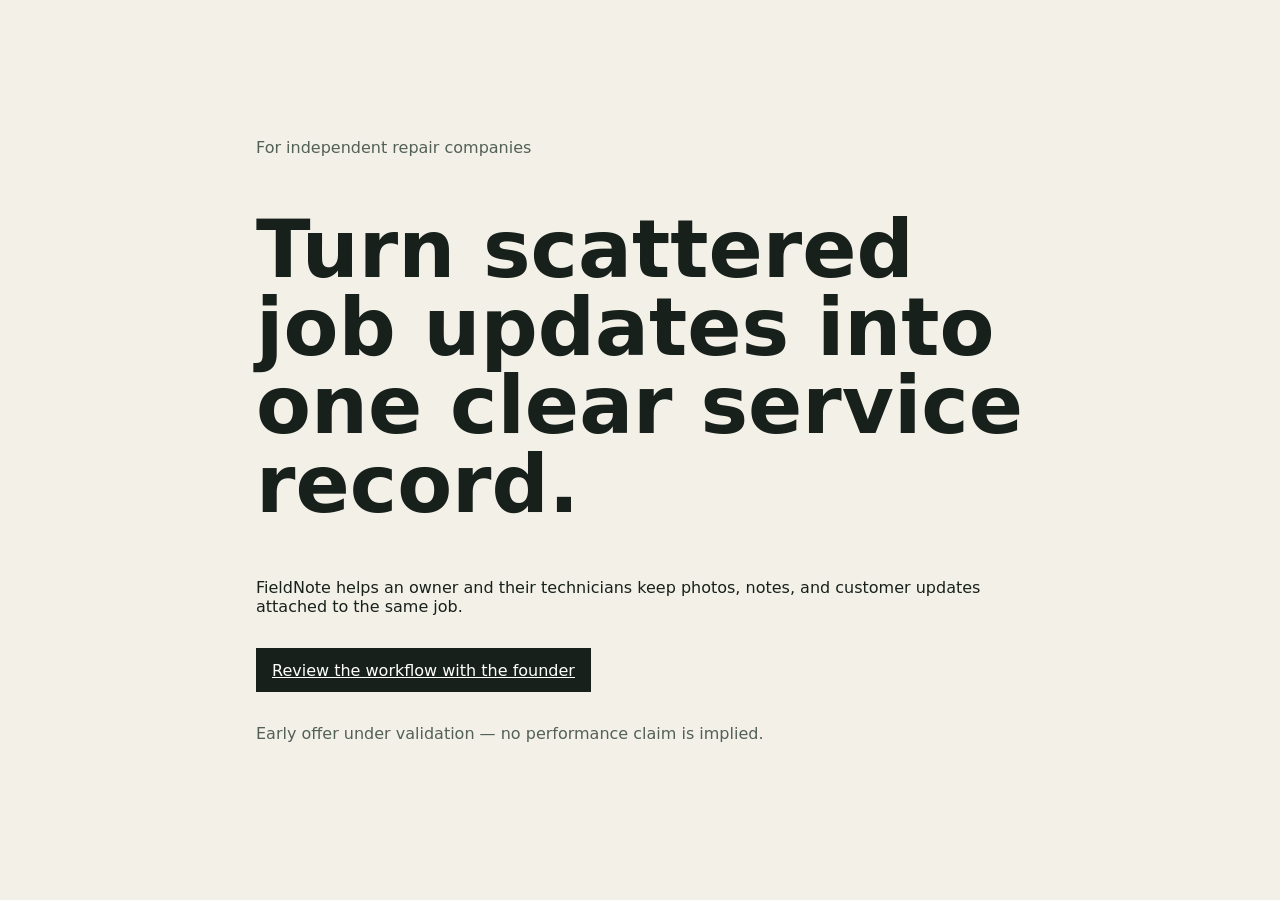
<file: tests/fixtures/project-asset/site/index.html>
<!doctype html>
<html lang="en">
<head>
  <meta charset="utf-8">
  <meta name="viewport" content="width=device-width,initial-scale=1">
  <title>FieldNote — clearer job records for repair teams</title>
  <link rel="stylesheet" href="styles.css">
</head>
<body>
  <main>
    <p class="eyebrow">For independent repair companies</p>
    <h1>Turn scattered job updates into one clear service record.</h1>
    <p>FieldNote helps an owner and their technicians keep photos, notes, and customer updates attached to the same job.</p>
    <a href="mailto:founder@example.test?subject=FieldNote%20review">Review the workflow with the founder</a>
    <p class="proof">Early offer under validation — no performance claim is implied.</p>
  </main>
</body>
</html>
</file>
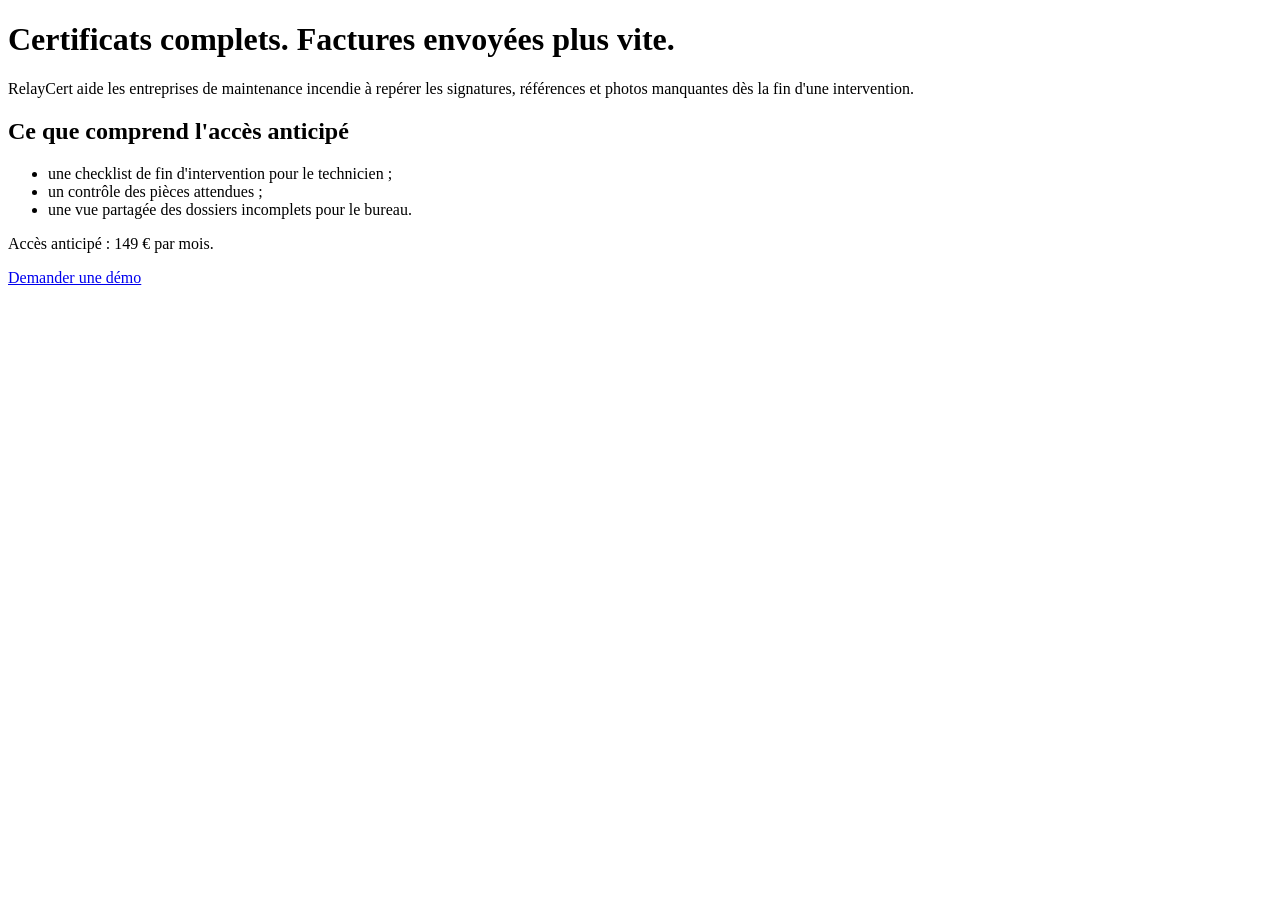
<file: tests/golden-path/relaycert/fixtures/website.html>
<!doctype html>
<html lang="fr">
  <head>
    <meta charset="utf-8">
    <title>RelayCert — des dossiers complets avant facturation</title>
  </head>
  <body>
    <main>
      <h1>Certificats complets. Factures envoyées plus vite.</h1>
      <p>
        RelayCert aide les entreprises de maintenance incendie à repérer les
        signatures, références et photos manquantes dès la fin d'une
        intervention.
      </p>
      <h2>Ce que comprend l'accès anticipé</h2>
      <ul>
        <li>une checklist de fin d'intervention pour le technicien ;</li>
        <li>un contrôle des pièces attendues ;</li>
        <li>une vue partagée des dossiers incomplets pour le bureau.</li>
      </ul>
      <p>Accès anticipé : 149 € par mois.</p>
      <p><a href="mailto:hello@relaycert.invalid">Demander une démo</a></p>
    </main>
  </body>
</html>
</file>
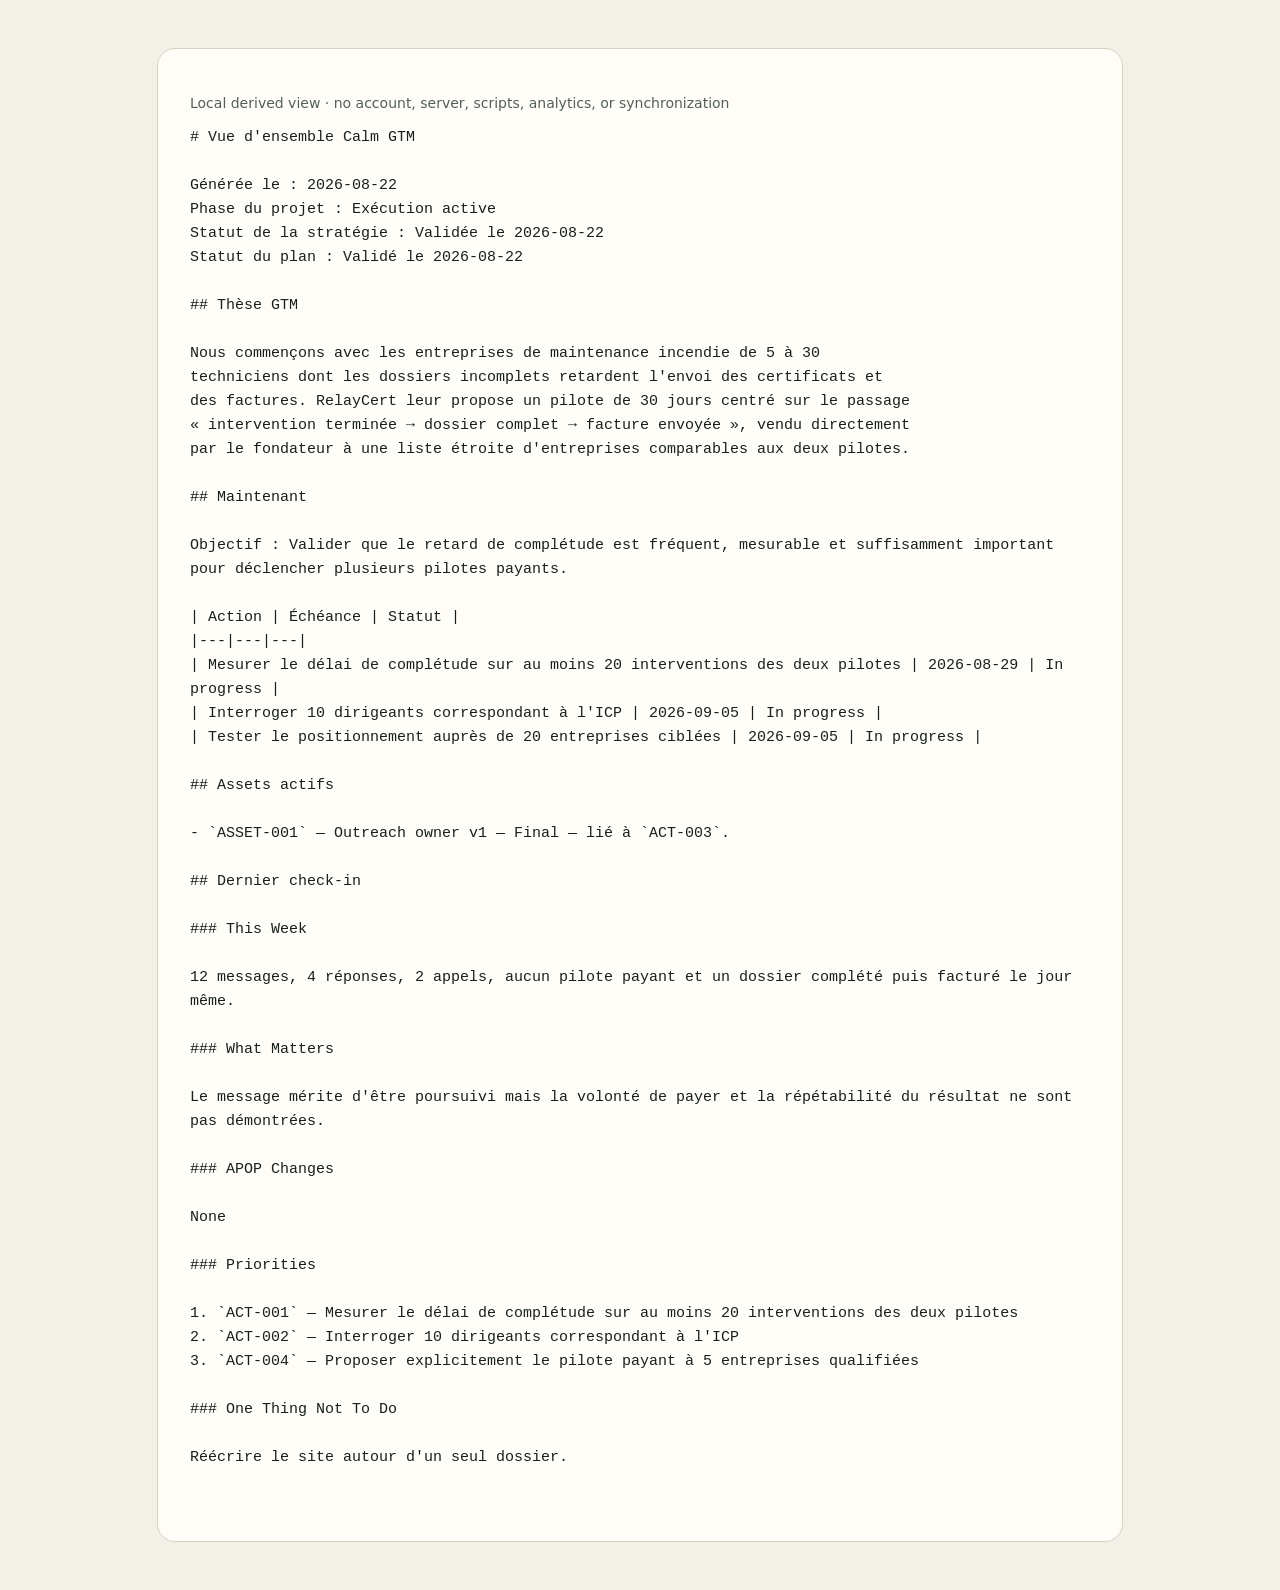
<file: tests/golden-path/relaycert/snapshots/07-html-opt-in/.calm/dashboard.html>
<!doctype html>
<html lang="fr">
<head>
<meta charset="utf-8">
<meta name="viewport" content="width=device-width,initial-scale=1">
<meta http-equiv="Content-Security-Policy" content="default-src 'none'; style-src 'unsafe-inline'; base-uri 'none'; form-action 'none'">
<title>Calm GTM local tracker</title>
<style>
  :root { color-scheme: light dark; font-family: ui-sans-serif, system-ui, sans-serif; }
  body { margin: 0; background: #f3f0e8; color: #17201b; }
  main { max-width: 900px; margin: 48px auto; padding: 32px; background: #fffdf7; border: 1px solid #d9d2c3; border-radius: 18px; }
  pre { white-space: pre-wrap; overflow-wrap: anywhere; font: 15px/1.6 ui-monospace, SFMono-Regular, Consolas, monospace; }
  .local { color: #526057; font-size: 14px; }
  @media (prefers-color-scheme: dark) { body { background: #101612; color: #e8eee9; } main { background: #17201b; border-color: #344039; } .local { color: #aebbb2; } }
</style>
</head>
<body><main>
<p class="local">Local derived view · no account, server, scripts, analytics, or synchronization</p>
<pre>
# Vue d'ensemble Calm GTM

Générée le : 2026-08-22
Phase du projet : Exécution active
Statut de la stratégie : Validée le 2026-08-22
Statut du plan : Validé le 2026-08-22

## Thèse GTM

Nous commençons avec les entreprises de maintenance incendie de 5 à 30
techniciens dont les dossiers incomplets retardent l'envoi des certificats et
des factures. RelayCert leur propose un pilote de 30 jours centré sur le passage
« intervention terminée → dossier complet → facture envoyée », vendu directement
par le fondateur à une liste étroite d'entreprises comparables aux deux pilotes.

## Maintenant

Objectif : Valider que le retard de complétude est fréquent, mesurable et suffisamment important pour déclencher plusieurs pilotes payants.

| Action | Échéance | Statut |
|---|---|---|
| Mesurer le délai de complétude sur au moins 20 interventions des deux pilotes | 2026-08-29 | In progress |
| Interroger 10 dirigeants correspondant à l'ICP | 2026-09-05 | In progress |
| Tester le positionnement auprès de 20 entreprises ciblées | 2026-09-05 | In progress |

## Assets actifs

- `ASSET-001` — Outreach owner v1 — Final — lié à `ACT-003`.

## Dernier check-in

### This Week

12 messages, 4 réponses, 2 appels, aucun pilote payant et un dossier complété puis facturé le jour même.

### What Matters

Le message mérite d'être poursuivi mais la volonté de payer et la répétabilité du résultat ne sont pas démontrées.

### APOP Changes

None

### Priorities

1. `ACT-001` — Mesurer le délai de complétude sur au moins 20 interventions des deux pilotes
2. `ACT-002` — Interroger 10 dirigeants correspondant à l'ICP
3. `ACT-004` — Proposer explicitement le pilote payant à 5 entreprises qualifiées

### One Thing Not To Do

Réécrire le site autour d'un seul dossier.

</pre>
</main></body>
</html>
</file>
<file: tests/fixtures/project-asset/site/styles.css>
:root {
  color: #17201b;
  background: #f3f0e8;
  font-family: system-ui, sans-serif;
}

body {
  margin: 0;
}

main {
  max-width: 48rem;
  margin: 10vh auto;
  padding: 2rem;
}

.eyebrow,
.proof {
  color: #526057;
}

h1 {
  font-size: clamp(2.5rem, 7vw, 5rem);
  line-height: 0.98;
}

a {
  display: inline-block;
  margin: 1rem 0;
  padding: 0.8rem 1rem;
  color: white;
  background: #17201b;
}
</file>
